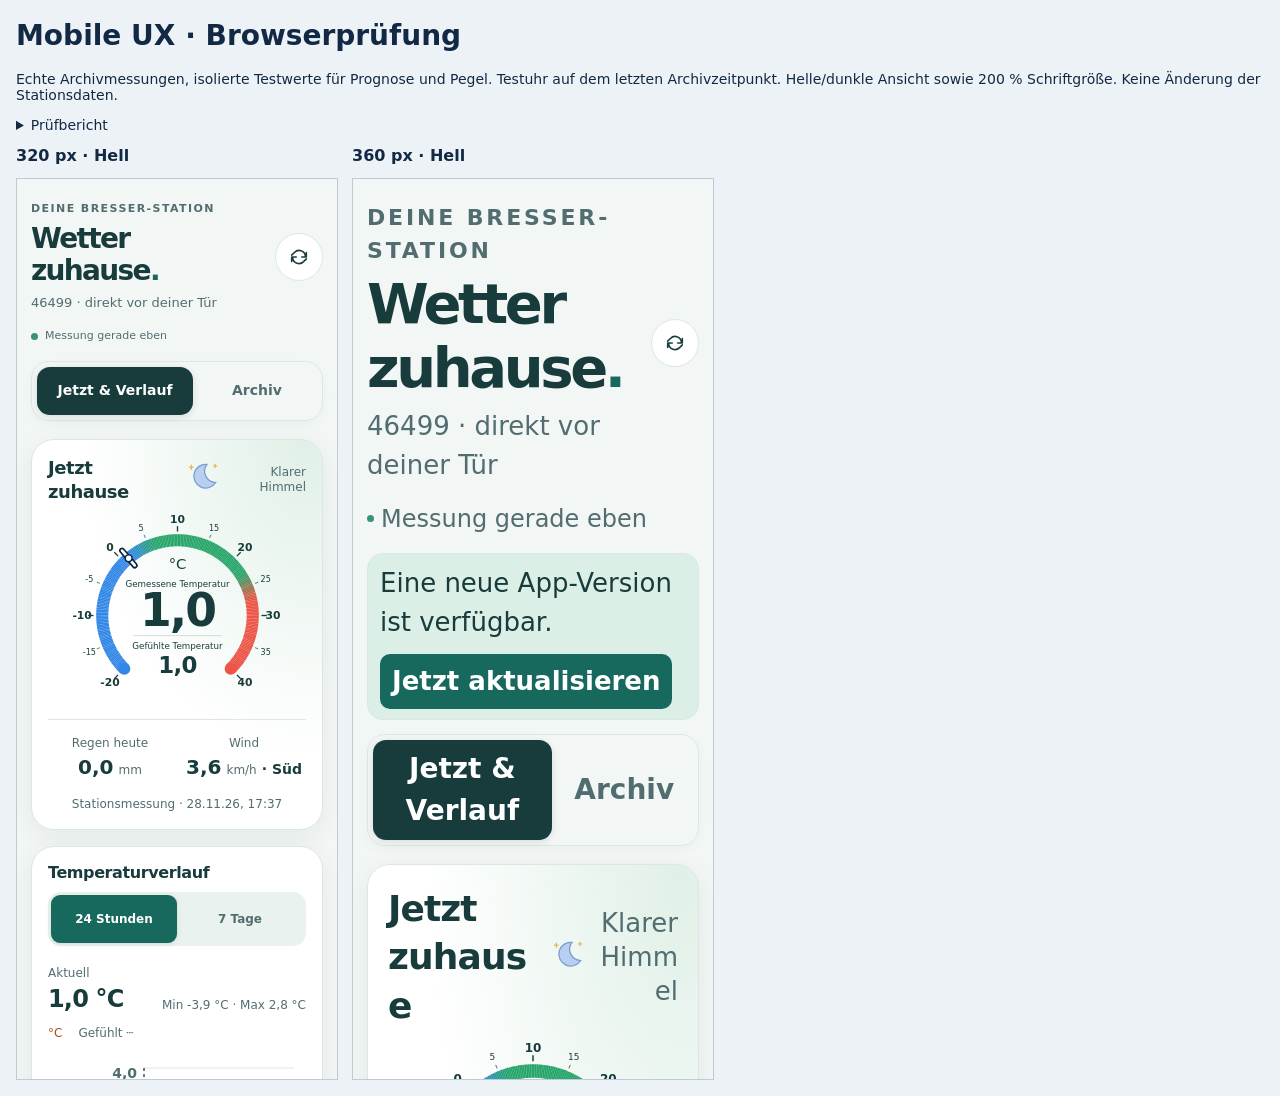
<file: scripts/test-browser.html>
<!doctype html><html lang="de"><meta charset="utf-8"><title>Wetterverlauf Browserprüfung</title>
<style>body{font:14px system-ui;margin:16px;background:#edf2f6;color:#122945}#frames{display:flex;gap:16px;align-items:start;flex-wrap:wrap}.preview{flex:none}iframe{display:block;border:1px solid #bdcbd8;height:900px;transform-origin:top left}pre{white-space:pre-wrap}h2{font-size:16px}button{padding:12px;margin:8px}</style>
<h1>Mobile UX · Browserprüfung</h1><p>Echte Archivmessungen, isolierte Testwerte für Prognose und Pegel. Testuhr auf dem letzten Archivzeitpunkt. Helle/dunkle Ansicht sowie 200 % Schriftgröße. Keine Änderung der Stationsdaten.</p><details><summary>Prüfbericht</summary><pre id="result">Prüfung läuft …</pre></details><div id="frames"></div>
<script>
(async()=>{
  const base=location.origin+'/',results=[],errors=[];
  const [html,originalCss,mobileCss,fixture,latest]=await Promise.all(['index.html','styles.css','mobile.css','data/2026-11.json','data/latest.json'].map(async path=>{const response=await fetch(base+path);return path.endsWith('.json')?response.json():response.text();}));
  const css=originalCss+'\n'+mobileCss;
  const clock=Math.max(...fixture.map(row=>Date.parse(row.timestamp)));
  const dates=Array.from({length:4},(_,i)=>new Date(clock+i*86400000).toISOString().slice(0,10));
  const forecast={current:{time:clock/1000,weather_code:0,is_day:0,wind_speed_10m:8,wind_gusts_10m:15},daily:{time:dates,weather_code:[0,2,61,0],temperature_2m_min:[0,1,-2,0],temperature_2m_max:[5,6,4,7],precipitation_sum:[0,.2,3.4,0],precipitation_probability_max:[0,20,80,5],wind_gusts_10m_max:[15,20,35,18]}};
  const river={uuid:'f33c3cc9-dc4b-4b77-baa9-5a5f10704398',km:814,water:{shortname:'RHEIN'},timeseries:[{shortname:'W',unit:'cm',currentMeasurement:{value:405,timestamp:new Date(clock).toISOString(),stateMnwMhw:'normal'}}]};
  const frames=document.getElementById('frames');
  for(const dark of [false,true])for(const width of [320,360,390,412,768,1440]) {
    const host=document.createElement('div');host.className='preview';host.style.width=Math.min(width,660)+'px';
    const heading=document.createElement('h2');heading.textContent=width+' px · '+(dark?'Dark Mode':'Hell');host.append(heading);
    const frame=document.createElement('iframe');frame.title=heading.textContent;frame.style.width=width+'px';
    if(width>660){frame.style.transform='scale('+660/width+')';frame.style.marginBottom=-(900-900*660/width)+'px';}
    host.append(frame);frames.append(host);
    const setup=`window.qaErrors=[];addEventListener('error',event=>qaErrors.push(event.message));addEventListener('unhandledrejection',event=>qaErrors.push(String(event.reason)));const RealDate=Date;window.Date=class extends RealDate{constructor(...args){super(...(args.length?args:[${clock}]));}static now(){return ${clock};}};window.fetch=async path=>{const url=String(path);if(url.includes('data/latest.json'))return {ok:true,json:async()=>(${JSON.stringify(latest)})};if(url.includes('data/'))return {ok:true,json:async()=>url.includes('2026-11')?${JSON.stringify(fixture)}:[]};if(url.includes('api.open-meteo.com'))return {ok:true,json:async()=>(${JSON.stringify(forecast)})};if(url.includes('pegelonline.wsv.de'))return {ok:true,json:async()=>url.includes('measurements.json')?[]:(${JSON.stringify(river)})};throw Error('External API disabled in browser test');};`;
    const loaded=new Promise(resolve=>frame.onload=resolve);
    frame.srcdoc=html.replace(/<link rel="stylesheet"[^>]+>/g,'').replace('<head>','<head><base href="'+base+'"><script>'+setup+'<\/script><style>'+css.replaceAll('@media(prefers-color-scheme:dark)',dark?'@media all':'@media not all')+'</style>');
    await loaded;await new Promise(resolve=>setTimeout(resolve,150));
    const doc=frame.contentDocument,win=frame.contentWindow;
    doc.documentElement.style.colorScheme=dark?'dark':'light';
    if(!win.qaErrors){await fetch('/qa/result',{method:'POST',body:JSON.stringify({debug:doc.head.innerHTML.slice(0,6000)})});throw Error('QA setup did not execute');}
    const check=(condition,message)=>{if(!condition)errors.push(width+' '+dark+': '+message);};
    check(doc.documentElement.scrollWidth<=width,'Horizontal overflow');
    const card=doc.querySelector('.history-panel'),current=doc.querySelector('.current-temperature');
    check(card.previousElementSibling===current,'Position below last current measurement');
    check(Math.abs(card.getBoundingClientRect().width-current.getBoundingClientRect().width)<1,'Consistent card widths');
    check(doc.querySelectorAll('.history-chart svg').length===2,'Both SVG charts rendered');
    for(const chart of doc.querySelectorAll('.history-chart')) {
      const label=chart.querySelector('.history-y-label');
      check(win.getComputedStyle(label).fontSize==='14px','Larger Y-axis labels');
      check(chart.querySelectorAll('.history-y-label').length===5,'Five Y-axis divisions');
      for(const tick of chart.querySelectorAll('.history-y-label'))check(tick.getBBox().x>=0,'Y-axis labels fit inside chart');
    }
    const initial=doc.querySelector('#history-extremes').textContent;
    doc.querySelector('#history-168').click();
    check(doc.querySelector('#history-168').getAttribute('aria-pressed')==='true','7-day switch');
    check(doc.querySelector('#history-rain-extra').textContent.includes('24 h'),'7-day average');
    check(doc.querySelectorAll('.history-chart svg').length===2,'Both charts after switch');
    doc.querySelector('#history-temperature-chart').dispatchEvent(new win.KeyboardEvent('keydown',{key:'Home',bubbles:true}));
    check(doc.querySelector('#history-inspection').textContent.includes('Regen:'),'Keyboard values');
    doc.querySelector('#history-rain-chart').dispatchEvent(new win.PointerEvent('pointerdown',{clientX:width/2,bubbles:true,pointerType:'touch'}));
    check(doc.querySelector('#history-inspection').textContent.includes('Regen'),'Touch values');
    check(doc.querySelector('#history-temperature-cursor').getAttribute('transform')===doc.querySelector('#history-rain-cursor').getAttribute('transform'),'Synchronized markers');
    doc.querySelector('#history-24').click();
    check(doc.querySelector('#history-extremes').textContent===initial,'24h metrics restored');
    check(doc.querySelectorAll('.forecast-day').length===3,'Three forecast day cards');
    const rainBefore=doc.getElementById('rainmonth').textContent,windBefore=doc.getElementById('wind').textContent;
    doc.getElementById('nav-archive').click();
    check(doc.getElementById('view-today').hidden && !doc.getElementById('view-archive').hidden,'Separate archive view');
    const slider=doc.getElementById('hour');slider.value='18';slider.dispatchEvent(new win.Event('input',{bubbles:true}));slider.dispatchEvent(new win.Event('change',{bubbles:true}));
    check(doc.getElementById('hour-value').textContent==='18','Direct hour input');
    check(doc.getElementById('rainmonth').textContent===rainBefore && doc.getElementById('wind').textContent===windBefore,'Current weather stays independent of archive');
    check(doc.documentElement.scrollWidth<=width,'Archive horizontal overflow');
    doc.documentElement.style.fontSize='200%';await new Promise(resolve=>setTimeout(resolve,100));
    check(doc.documentElement.scrollWidth<=width,'Archive overflow with large text');
    doc.getElementById('nav-today').click();doc.getElementById('more-details').open=true;doc.getElementById('update-banner').hidden=false;
    await new Promise(resolve=>setTimeout(resolve,100));
    check(doc.documentElement.scrollWidth<=width,'Today overflow with large text and expanded details');
    doc.documentElement.style.fontSize='';doc.getElementById('more-details').open=false;doc.getElementById('update-banner').hidden=true;
    check(win.qaErrors.length===0,'JavaScript errors: '+win.qaErrors.join('; '));
    win.scrollTo(0,0);
    results.push({width,dark,overflow:doc.documentElement.scrollWidth>width,charts:doc.querySelectorAll('.history-chart svg').length,largeTextChecked:true,errors:win.qaErrors});
  }
  const report={passed:errors.length===0,results,errors};
  document.getElementById('result').textContent=JSON.stringify(report,null,2);
  await fetch('/qa/result',{method:'POST',body:JSON.stringify(report)});
  window.scrollTo(0,0);
})().catch(error=>document.getElementById('result').textContent=String(error.stack));
</script></html>
</file>
